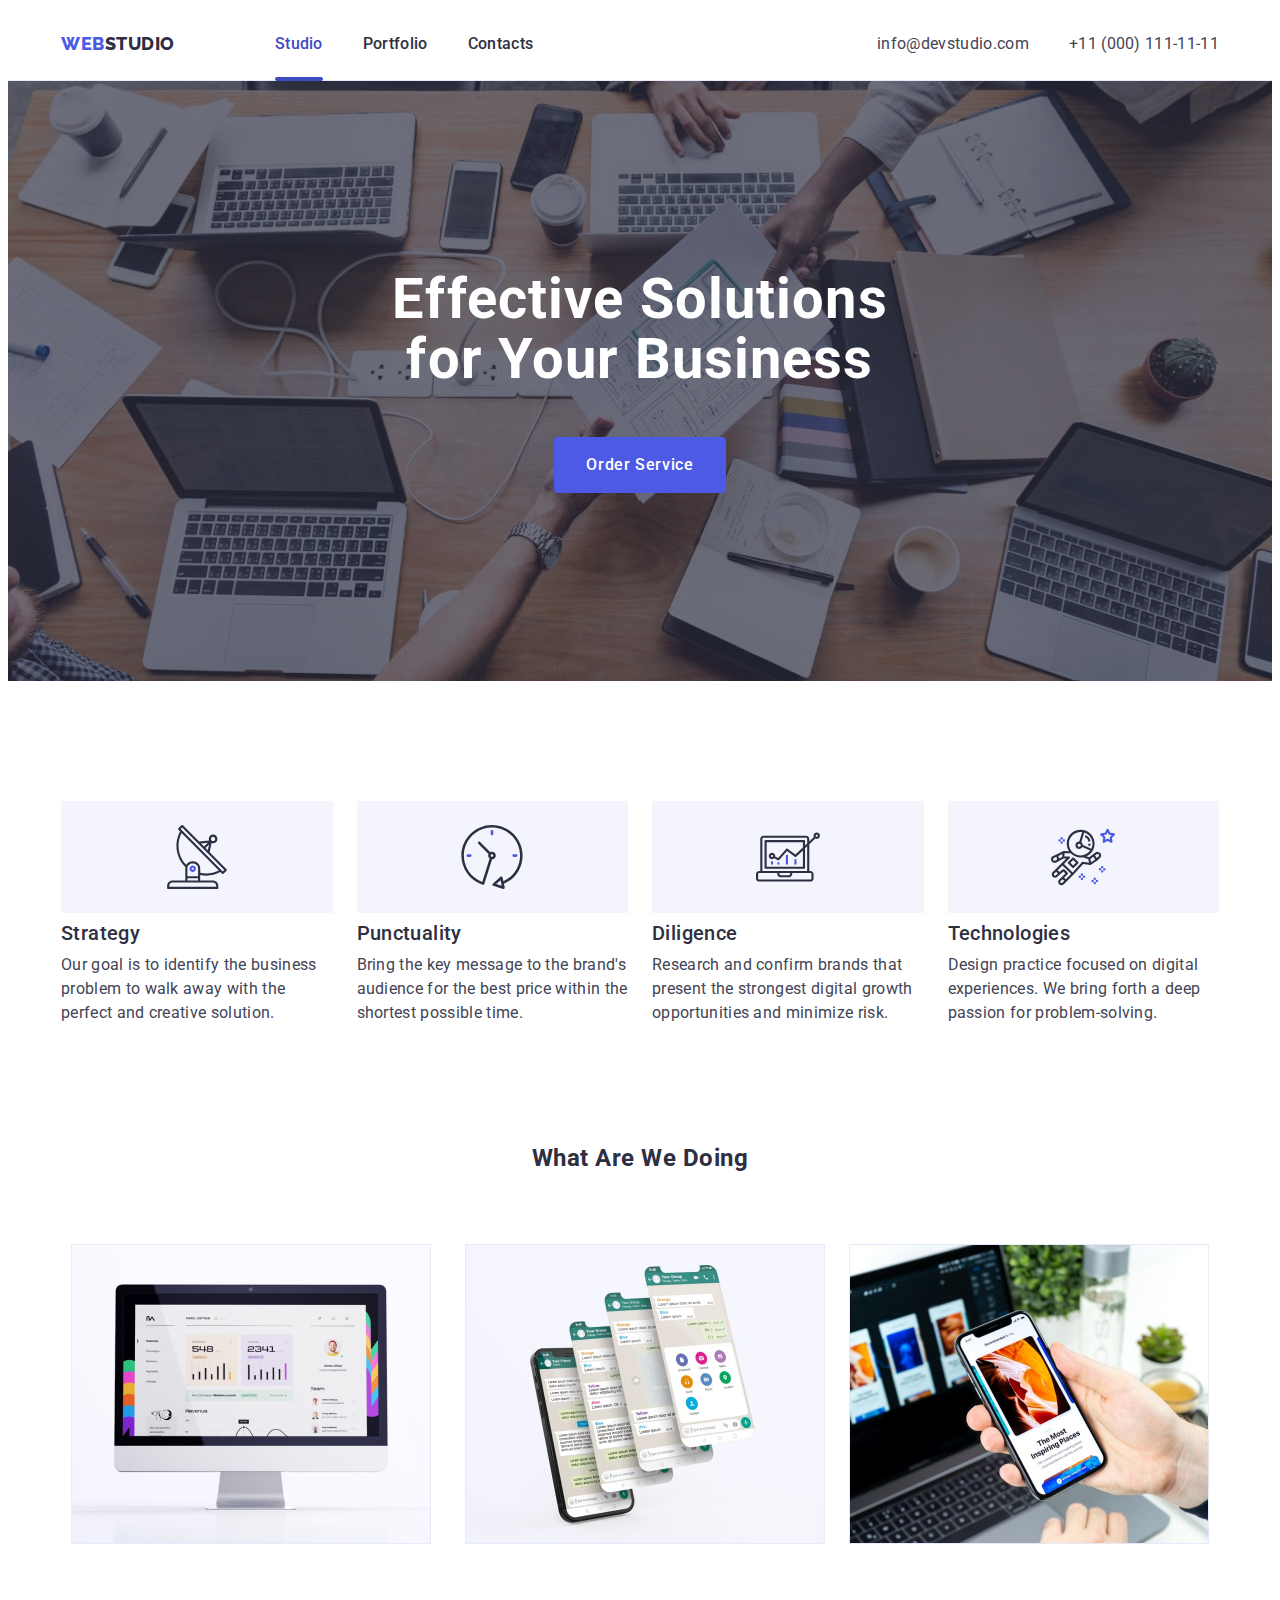
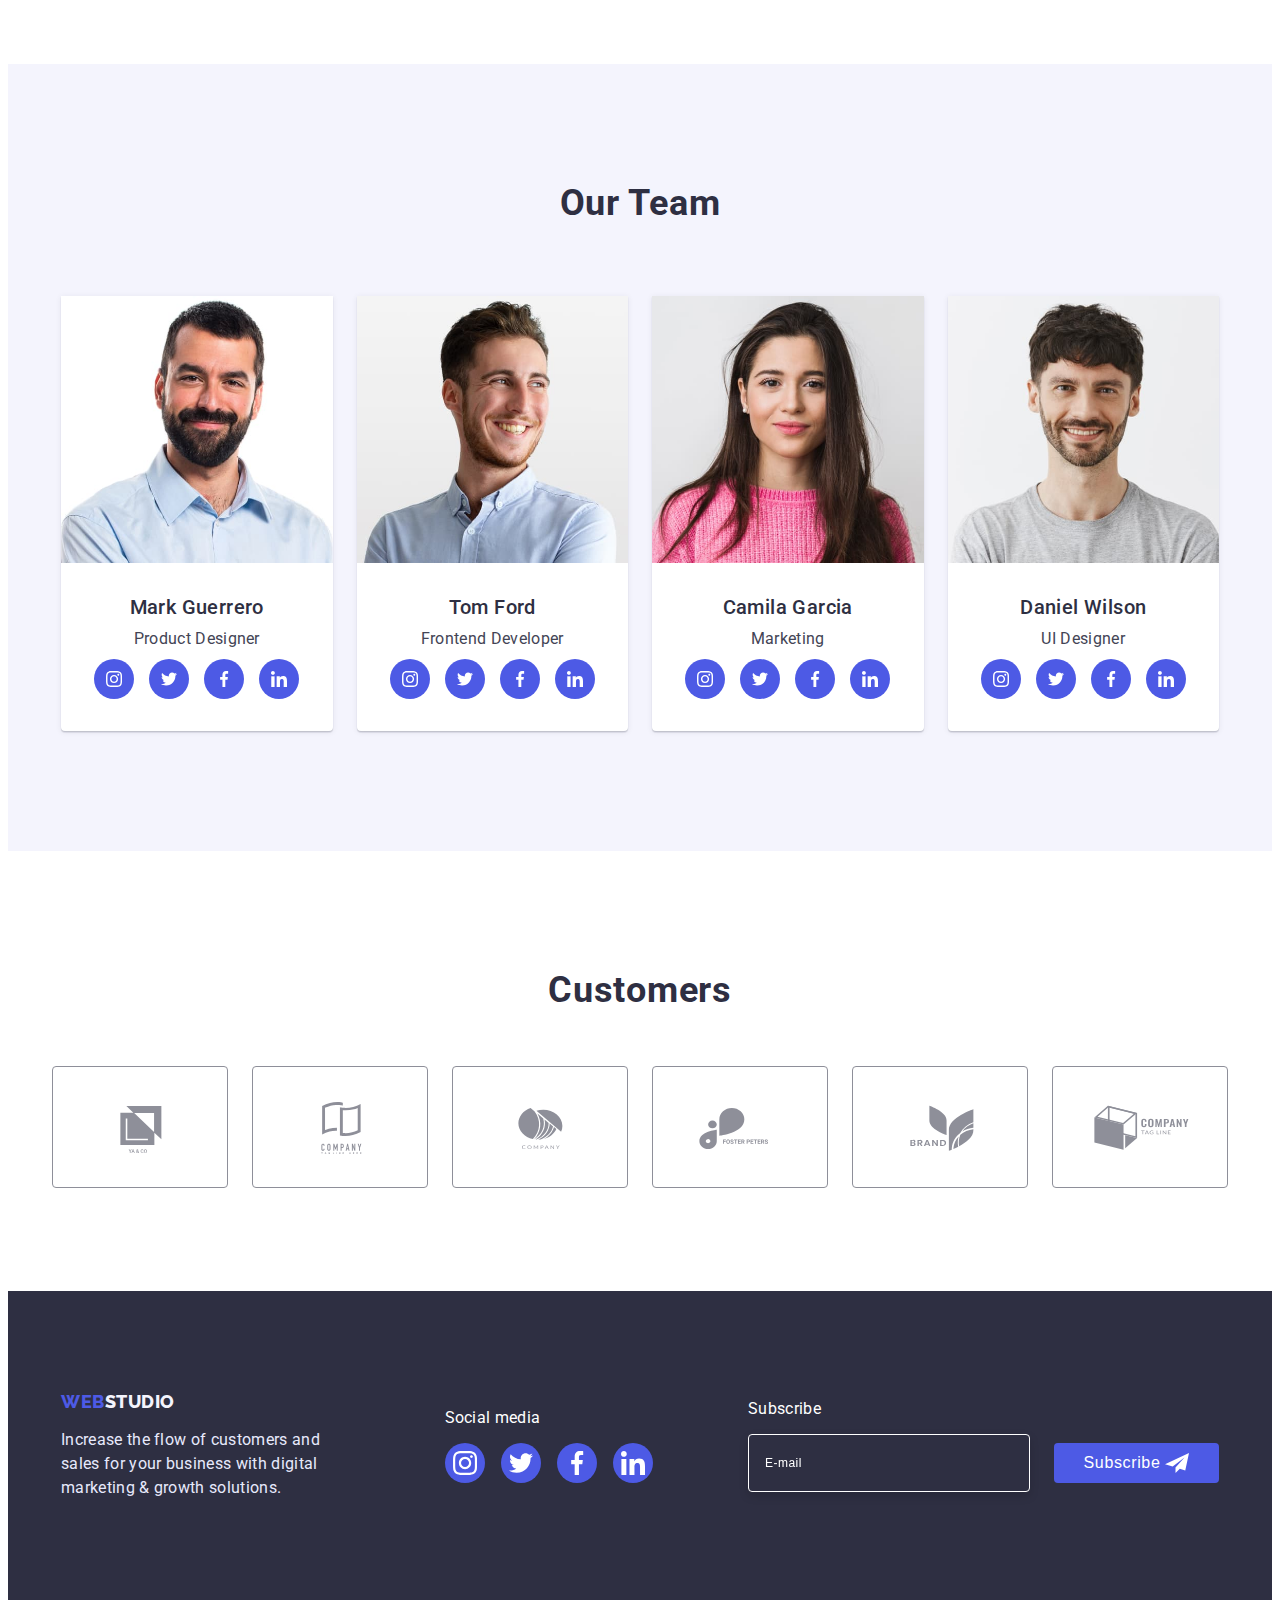
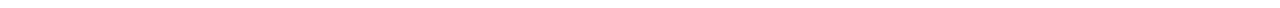
<file: index.html>
<!DOCTYPE html>
<html lang="en">
  <head>
    <meta charset="UTF-8" />
    <meta http-equiv="X-UA-Compatible" content="IE=edge" />
    <meta name="viewport" content="width=device-width, initial-scale=1.0" />
    <title>WebStudio</title>
    <link rel="preconnect" href="https://fonts.googleapis.com" />
    <link rel="preconnect" href="https://fonts.gstatic.com" crossorigin />
    <link
      href="https://fonts.googleapis.com/css2?family=Raleway:wght@800&family=Roboto:wght@400;500;700&display=swap"
      rel="stylesheet"
    />
    <link
      rel="stylesheet"
      href="https://cdnjs.cloudflare.com/ajax/libs/modern-normalize/1.1.0/modern-normalize.min.css"
      integrity="sha512-wpPYUAdjBVSE4KJnH1VR1HeZfpl1ub8YT/NKx4PuQ5NmX2tKuGu6U/JRp5y+Y8XG2tV+wKQpNHVUX03MfMFn9Q=="
      crossorigin="anonymous"
      referrerpolicy="no-referrer"
    />
    <link rel="stylesheet" href="./css/styles.css" />
  </head>
  <body class="pages">
    <!-- шапка -->
    <header class="header">
      <div class="container header-container">
        <nav class="header-navigation">
          <div class="header-wrap">
            <a href="./index.html" class="logo link"
              >Web<span class="logo-studio">Studio</span></a
            >
            <button type="button" class="menu-open-button" data-menu-open>
              <svg width="32" height="22" class="menu-icon">
                <use href="./images/icons.svg#icon-menu-converted"></use>
              </svg>
            </button>
          </div>
          <ul class="header-list list">
            <li class="header-item">
              <a class="header-link link bottom-line box" href="./index.html"
                >Studio</a
              >
            </li>
            <li class="header-item">
              <a class="header-link link box" href="./portfolio.html"
                >Portfolio</a
              >
            </li>
            <li class="header-item">
              <a class="header-link link box" href="">Contacts</a>
            </li>
          </ul>
        </nav>
        <address class="address">
          <ul class="address-list list">
            <li class="address-item">
              <a class="address-link link box" href="mailto:info@devstudio.com"
                >info@devstudio.com</a
              >
            </li>
            <li class="address-item">
              <a class="address-link link box" href="tel:+110001111111"
                >+11 (000) 111-11-11</a
              >
            </li>
          </ul>
        </address>
      </div>
      <div class="mob-menu is-hidden" data-menu>
        <button type="button" class="mob-close-btn" data-menu-close>
          <svg width="8" height="8" class="menu-close-icon">
            <use href="./images/icons.svg#icon-close"></use>
          </svg>
        </button>
        <ul class="mob-list list">
          <li class="mob-item">
            <a href="./index.html" class="mob-link mob-color link">Studio</a>
          </li>
          <li class="mob-item">
            <a href="./portfolio.html" class="mob-link link">Portfolio</a>
          </li>
          <li class="mob-item">
            <a href="" class="mob-link link">Contacts</a>
          </li>
        </ul>

        <div class="">
          <address class="mob-address">
            <ul class="mob-address-list list">
              <li class="mob-address-item">
                <a href="tel:+110001111111" class="mob-link-tel link"
                  >+11 (000) 111-11-11</a
                >
              </li>
              <li class="mob-address-item">
                <a href="mailto:info@devstudio.com" class="mob-link-email link"
                  >info@devstudio.com</a
                >
              </li>
            </ul>
          </address>
          <ul class="mob-icon-list list">
            <li class="mob-social-iteam">
              <a href="" class="mob-social-link link box"
                ><svg width="24" height="24" class="mob-social-icon">
                  <use href="./images/icons.svg#icon-instagram"></use>
                </svg>
              </a>
            </li>
            <li class="mob-social-iteam">
              <a href="" class="mob-social-link link box">
                <svg width="24" height="24" class="mob-social-icon">
                  <use href="./images/icons.svg#icon-twitter"></use>
                </svg>
              </a>
            </li>
            <li class="mob-social-iteam">
              <a href="" class="mob-social-link link box"
                ><svg width="24" height="24" class="mob-social-icon">
                  <use href="./images/icons.svg#icon-facebook"></use>
                </svg>
              </a>
            </li>
            <li class="mob-social-iteam">
              <a href="" class="mob-social-link link box"
                ><svg width="24" height="24" class="mob-social-icon">
                  <use href="./images/icons.svg#icon-linkedin"></use>
                </svg>
              </a>
            </li>
          </ul>
        </div>
      </div>
    </header>
    <main>
      <!-- секція 1- hero -->
      <section class="hero">
        <div class="container hero-container">
          <h1 class="hero-title">Effective Solutions for Your Business</h1>
          <button type="button" class="hero-button box" data-modal-open>
            Order Service
          </button>
        </div>
      </section>
      <!-- секція 2  advantages-->
      <section class="section advantages">
        <h2 hidden class="advantages-title">Advantages</h2>
        <div class="container advantages-container">
          <ul class="advantages-list list">
            <li class="advantages-item">
              <div class="abvantages-wrapper">
                <svg width="64" height="64" class="adventages-icon">
                  <use href="./images/icons.svg#icon-antenna"></use>
                </svg>
              </div>
              <h3 class="advantages-list-title title">Strategy</h3>
              <p class="advantages-text text">
                Our goal is to identify the business problem to walk away with
                the perfect and creative solution.
              </p>
            </li>
            <li class="advantages-item">
              <div class="abvantages-wrapper">
                <svg width="64" height="64" class="adventages-icon">
                  <use href="./images/icons.svg#icon-clock"></use>
                </svg>
              </div>
              <h3 class="advantages-list-title title">Punctuality</h3>
              <p class="advantages-text text">
                Bring the key message to the brand's audience for the best price
                within the shortest possible time.
              </p>
            </li>
            <li class="advantages-item">
              <div class="abvantages-wrapper">
                <svg width="64" height="64" class="adventages-icon">
                  <use href="./images/icons.svg#icon-diagram"></use>
                </svg>
              </div>
              <h3 class="advantages-list-title title">Diligence</h3>
              <p class="advantages-text text">
                Research and confirm brands that present the strongest digital
                growth opportunities and minimize risk.
              </p>
            </li>
            <li class="advantages-item">
              <div class="abvantages-wrapper">
                <svg width="64" height="64" class="adventages-icon">
                  <use href="./images/icons.svg#icon-astronaut"></use>
                </svg>
              </div>
              <h3 class="advantages-list-title title">Technologies</h3>
              <p class="advantages-text text">
                Design practice focused on digital experiences. We bring forth a
                deep passion for problem-solving.
              </p>
            </li>
          </ul>
        </div>
      </section>

      <!-- секція 3 examples -->
      <section class="section examples">
        <div class="container">
          <h2 class="examples-title">What are we doing</h2>
          <ul class="examples-list list">
            <li class="examples-item">
              <img
                src="./images/img-1.jpg"
                srcset="./images/img-1-2x.jpg"
                alt="computer"
                width="360"
              />
            </li>
            <li>
              <img
                src="./images/img-2.jpg"
                srcset="./images/img-2-2x.jpg"
                alt="mobile phone"
                width="360"
              />
            </li>
            <li>
              <img
                src="./images/img-3.jpg"
                srcset="./images/img-3-2x.jpg"
                alt="mobile phone on hand"
                width="360"
              />
            </li>
          </ul>
        </div>
      </section>
      <!-- секція 4 team-->
      <section class="section team">
        <div class="container">
          <h2 class="team-title">Our Team</h2>
          <ul class="team-list list">
            <li class="team-item">
              <img
                src="./images/img-4.jpg"
                srcset="./images/img-4-2x.jpg"
                alt="photo"
                class="team-img"
                width="264"
              />
              <div class="team-wrap">
                <h3 class="team-list-title title">Mark Guerrero</h3>
                <p class="team-text text">Product Designer</p>
                <ul class="team-social-list list">
                  <li class="team-social-iteam">
                    <a href="" class="team-social-link link box"
                      ><svg width="16" height="16" class="team-social-icon">
                        <use href="./images/icons.svg#icon-instagram"></use>
                      </svg>
                    </a>
                  </li>
                  <li class="team-social-iteam">
                    <a href="" class="team-social-link link box">
                      <svg width="16" height="16" class="team-social-icon">
                        <use href="./images/icons.svg#icon-twitter"></use>
                      </svg>
                    </a>
                  </li>
                  <li class="team-social-iteam">
                    <a href="" class="team-social-link link box"
                      ><svg width="16" height="16" class="team-social-icon">
                        <use href="./images/icons.svg#icon-facebook"></use>
                      </svg>
                    </a>
                  </li>
                  <li class="team-social-iteam">
                    <a href="" class="team-social-link link box"
                      ><svg width="16" height="16" class="team-social-icon">
                        <use href="./images/icons.svg#icon-linkedin"></use>
                      </svg>
                    </a>
                  </li>
                </ul>
              </div>
            </li>
            <li class="team-item">
              <img
                src="./images/img-5.jpg"
                srcset="./images/img-5-2x.jpg"
                alt="photo"
                class="team-img"
                width="264"
              />
              <div class="team-wrap">
                <h3 class="team-list-title title">Tom Ford</h3>
                <p class="team-text text">Frontend Developer</p>
                <ul class="team-social-list list">
                  <li class="team-social-iteam">
                    <a href="" class="team-social-link link box"
                      ><svg width="16" height="16" class="team-social-icon">
                        <use href="./images/icons.svg#icon-instagram"></use>
                      </svg>
                    </a>
                  </li>
                  <li class="team-social-iteam">
                    <a href="" class="team-social-link link box">
                      <svg width="16" height="16" class="team-social-icon">
                        <use href="./images/icons.svg#icon-twitter"></use>
                      </svg>
                    </a>
                  </li>
                  <li class="team-social-iteam">
                    <a href="" class="team-social-link link box"
                      ><svg width="16" height="16" class="team-social-icon">
                        <use href="./images/icons.svg#icon-facebook"></use>
                      </svg>
                    </a>
                  </li>
                  <li class="team-social-iteam">
                    <a href="" class="team-social-link link box"
                      ><svg width="16" height="16" class="team-social-icon">
                        <use href="./images/icons.svg#icon-linkedin"></use>
                      </svg>
                    </a>
                  </li>
                </ul>
              </div>
            </li>
            <li class="team-item">
              <img
                src="./images/img-6.jpg"
                srcset="./images/img-6-2x.jpg"
                alt="photo"
                class="team-img"
                width="264"
              />
              <div class="team-wrap">
                <h3 class="team-list-title title">Camila Garcia</h3>
                <p class="team-text text">Marketing</p>
                <ul class="team-social-list list">
                  <li class="team-social-iteam">
                    <a href="" class="team-social-link link box"
                      ><svg width="16" height="16" class="team-social-icon">
                        <use href="./images/icons.svg#icon-instagram"></use>
                      </svg>
                    </a>
                  </li>
                  <li class="team-social-iteam">
                    <a href="" class="team-social-link link box">
                      <svg width="16" height="16" class="team-social-icon">
                        <use href="./images/icons.svg#icon-twitter"></use>
                      </svg>
                    </a>
                  </li>
                  <li class="team-social-iteam">
                    <a href="" class="team-social-link link box"
                      ><svg width="16" height="16" class="team-social-icon">
                        <use href="./images/icons.svg#icon-facebook"></use>
                      </svg>
                    </a>
                  </li>
                  <li class="team-social-iteam">
                    <a href="" class="team-social-link link box"
                      ><svg width="16" height="16" class="team-social-icon">
                        <use href="./images/icons.svg#icon-linkedin"></use>
                      </svg>
                    </a>
                  </li>
                </ul>
              </div>
            </li>
            <li class="team-item">
              <img
                src="./images/img-7.jpg"
                srcset="./images/img-7-2x.jpg"
                alt="photo"
                class="team-img"
                width="264"
              />
              <div class="team-wrap">
                <h3 class="team-list-title title">Daniel Wilson</h3>
                <p class="team-text text">UI Designer</p>
                <ul class="team-social-list list">
                  <li class="team-social-iteam">
                    <a href="" class="team-social-link link box"
                      ><svg width="16" height="16" class="team-social-icon">
                        <use href="./images/icons.svg#icon-instagram"></use>
                      </svg>
                    </a>
                  </li>
                  <li class="team-social-iteam">
                    <a href="" class="team-social-link link box">
                      <svg width="16" height="16" class="team-social-icon">
                        <use href="./images/icons.svg#icon-twitter"></use>
                      </svg>
                    </a>
                  </li>
                  <li class="team-social-iteam">
                    <a href="" class="team-social-link link box"
                      ><svg width="16" height="16" class="team-social-icon">
                        <use href="./images/icons.svg#icon-facebook"></use>
                      </svg>
                    </a>
                  </li>
                  <li class="team-social-iteam">
                    <a href="" class="team-social-link link box"
                      ><svg width="16" height="16" class="team-social-icon">
                        <use href="./images/icons.svg#icon-linkedin"></use>
                      </svg>
                    </a>
                  </li>
                </ul>
              </div>
            </li>
          </ul>
        </div>
      </section>
      <!-- секція 5 -customers -->
      <section class="section customers">
        <div class="container">
          <h2 class="customers-title">Customers</h2>
          <ul class="customers-list list">
            <li class="customers-item">
              <a class="link-icon box" href="">
                <svg width="85" height="45" class="customers-icon">
                  <use href="./images/icons.svg#icon-logo-customers-1"></use>
                </svg>
              </a>
            </li>
            <li class="customers-item">
              <a class="link-icon" href="">
                <svg width="85" height="45" class="customers-icon box">
                  <use href="./images/icons.svg#icon-logo-customers-2"></use>
                </svg>
              </a>
            </li>
            <li class="customers-item">
              <a class="link-icon" href="">
                <svg width="85" height="45" class="customers-icon box">
                  <use href="./images/icons.svg#icon-logo-customers-3"></use>
                </svg>
              </a>
            </li>
            <li class="customers-item">
              <a class="link-icon" href="">
                <svg width="85" height="45" class="customers-icon box">
                  <use href="./images/icons.svg#icon-logo-customers-4"></use>
                </svg>
              </a>
            </li>
            <li class="customers-item">
              <a class="link-icon" href="">
                <svg width="85" height="45" class="customers-icon box">
                  <use href="./images/icons.svg#icon-logo-customers-5"></use>
                </svg>
              </a>
            </li>
            <li class="customers-item">
              <a class="link-icon" href="">
                <svg width="85" height="45" class="customers-icon box">
                  <use href="./images/icons.svg#icon-logo-customers-6"></use>
                </svg>
              </a>
            </li>
          </ul>
        </div>
      </section>
    </main>
    <!-- підвал -->
    <footer class="section footer">
      <div class="container">
        <div class="footer-wrap-mob">
          <a href="./index.html" class="logo-footer link"
            >Web<span class="logo-footer-studio">Studio</span></a
          >
          <p class="footer-text text">
            Increase the flow of customers and sales for your business with
            digital marketing & growth solutions.
          </p>
        </div>
        <div class="footer-container">
          <p class="footer-text-icon">Social media</p>
          <ul class="footer-social-list list">
            <li class="footer-social-iteam">
              <a href="" class="footer-social-link link box"
                ><svg width="24" height="24" class="footer-social-icon">
                  <use href="./images/icons.svg#icon-instagram"></use>
                </svg>
              </a>
            </li>
            <li class="footer-social-iteam">
              <a href="" class="footer-social-link link box">
                <svg width="24" height="24" class="footer-social-icon">
                  <use href="./images/icons.svg#icon-twitter"></use>
                </svg>
              </a>
            </li>
            <li class="footer-social-iteam">
              <a href="" class="footer-social-link link box"
                ><svg width="24" height="24" class="footer-social-icon">
                  <use href="./images/icons.svg#icon-facebook"></use>
                </svg>
              </a>
            </li>
            <li class="footer-social-iteam">
              <a href="" class="footer-social-link link box"
                ><svg width="24" height="24" class="footer-social-icon">
                  <use href="./images/icons.svg#icon-linkedin"></use>
                </svg>
              </a>
            </li>
          </ul>
        </div>
        <div class="form-wrap">
          <p class="footer-text-icon">Subscribe</p>
          <form class="footer-form">
            <label aria-label="footer-email">
              <input
                type="email"
                name="email"
                class="footer-intup"
                placeholder="E-mail"
              />
            </label>
            <button class="footer-button box" type="submit">
              Subscribe
              <span>
                <svg width="24" height="24" class="">
                  <use href="./images/icons.svg#icon-frame-telegram"></use>
                </svg>
              </span>
            </button>
          </form>
        </div>
      </div>
    </footer>
    <div class="backdrop is-hidden" data-modal>
      <div class="modal">
        <button type="button" class="modal-close" data-modal-close>
          <svg width="8px" height="8px" class="modal-icon">
            <use href="./images/icons.svg#icon-close"></use>
          </svg>
        </button>
        <p class="modal-title">Leave your contacts and we will call you back</p>
        <form class="modal-form">
          <label class="modal-label box">
            <span class="modal-span">Name</span
            ><span class="modal-wrap">
              <input
                type="text"
                name="user-name"
                class="modal-input"
                required
              />
              <svg width="13" height="13" class="modal-icon-svg">
                <use href="./images/icons.svg#icon-modal-1"></use>
              </svg>
            </span>
          </label>
          <label class="modal-label box">
            <span class="modal-span">Phone</span
            ><span class="modal-wrap">
              <input
                type="tel"
                name="user-phone"
                class="modal-input"
                required
              />
              <svg width="18" height="24" class="modal-icon-svg">
                <use href="./images/icons.svg#icon-modal-2"></use>
              </svg>
            </span>
          </label>
          <label class="modal-label box">
            <span class="modal-span">Email</span
            ><span class="modal-wrap box">
              <input type="email" name="user-email" class="modal-input" />
              <svg width="18" height="24" class="modal-icon-svg">
                <use href="./images/icons.svg#icon-modal-3"></use>
              </svg>
            </span>
          </label>
          <label class="modal-label box">
            <span class="modal-span">Comment</span>
            <textarea
              name="Comment"
              class="modal-textarea"
              placeholder="Text input"
            ></textarea>
          </label>
          <div class="modal-wrap">
            <input
              class="input-check visually-hidden"
              id="privicy"
              name="privicy"
              type="checkbox"
              value="true"
            />
            <label for="privicy" class="label-choice box"
              ><span class="check-text">
                <svg width="10" height="8" class="icon-chekbox">
                  <use href="./images/icons.svg#icon-chekbox"></use>
                </svg>
              </span>
              <span
                >I accept the terms and conditions of the
                <a href="" class="privacy-link">Privacy Policy</a>
              </span>
            </label>
          </div>
          <button type="submit" class="modal-button box">Send</button>
        </form>
      </div>
    </div>
    <script src="./js/modal.js" type="module"></script>
    <script src="./js/mobile-menu.js" type="module"></script>
  </body>
</html>
</file>
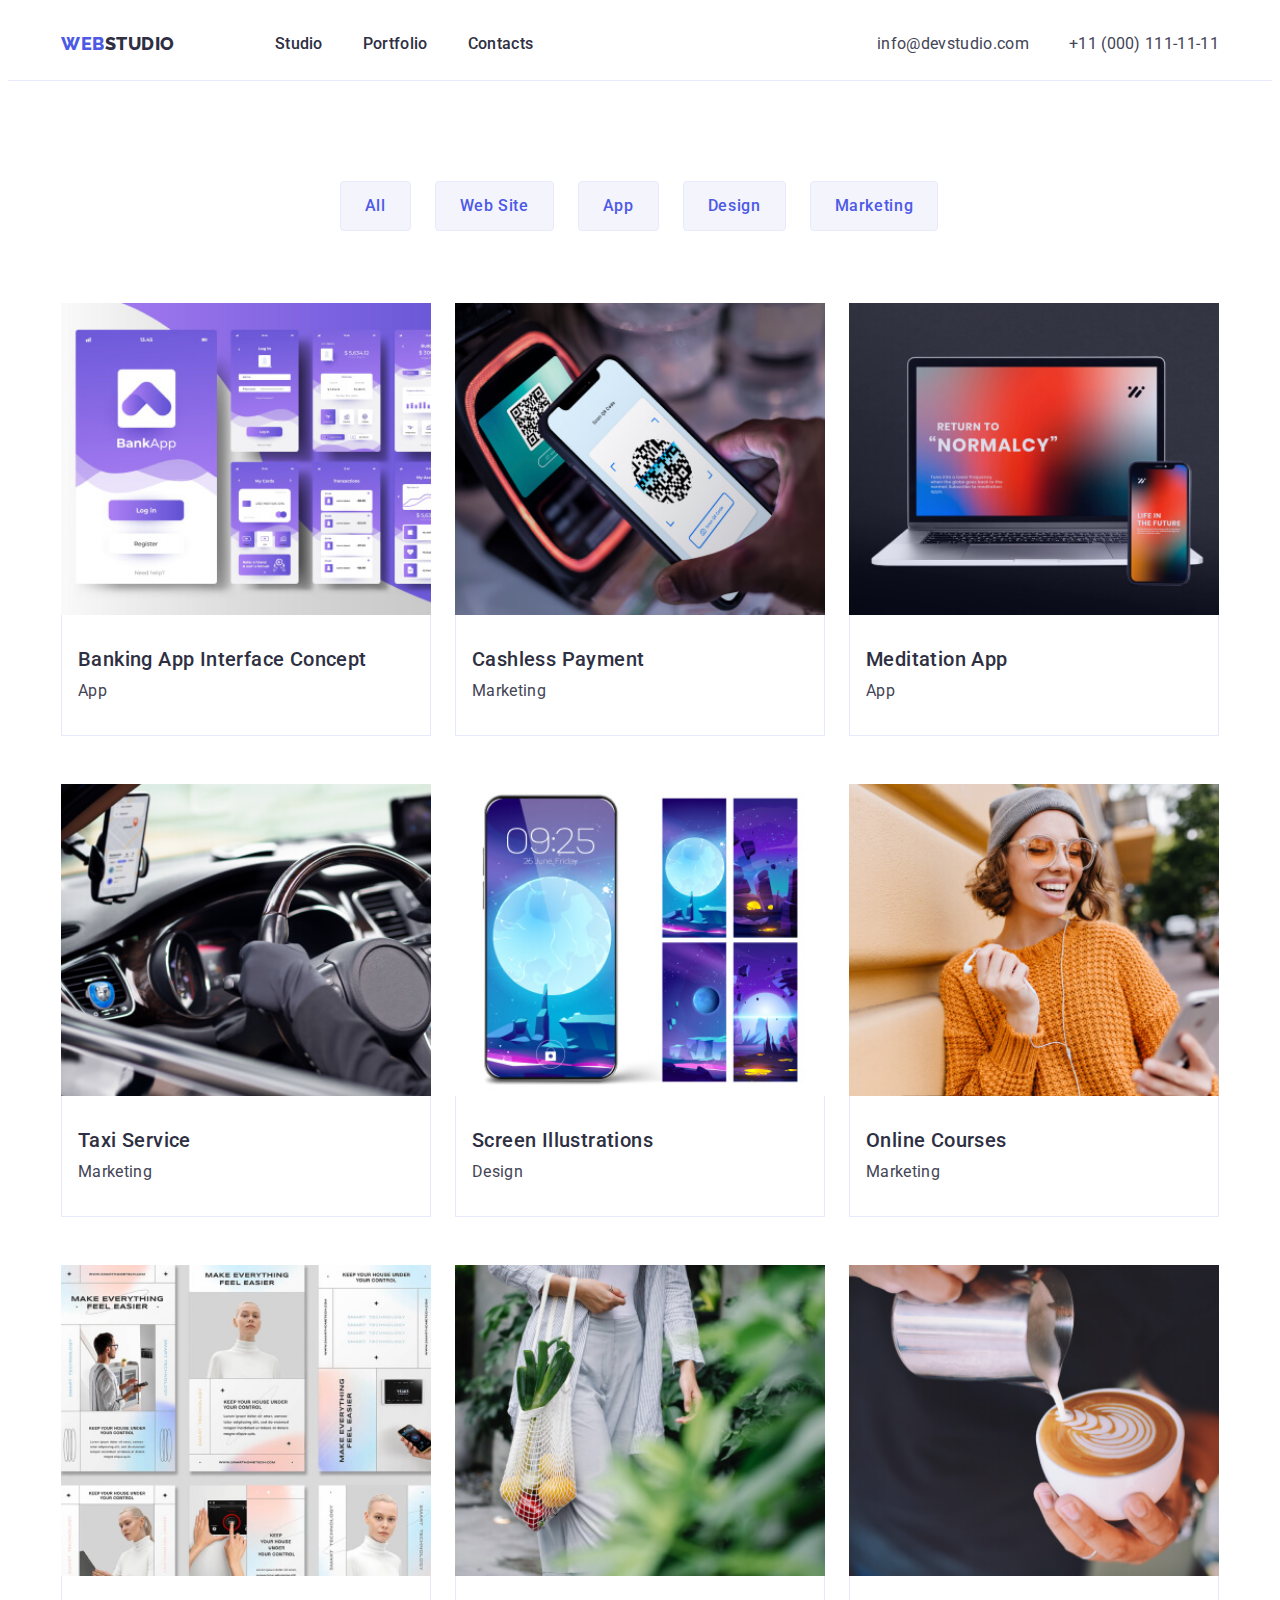
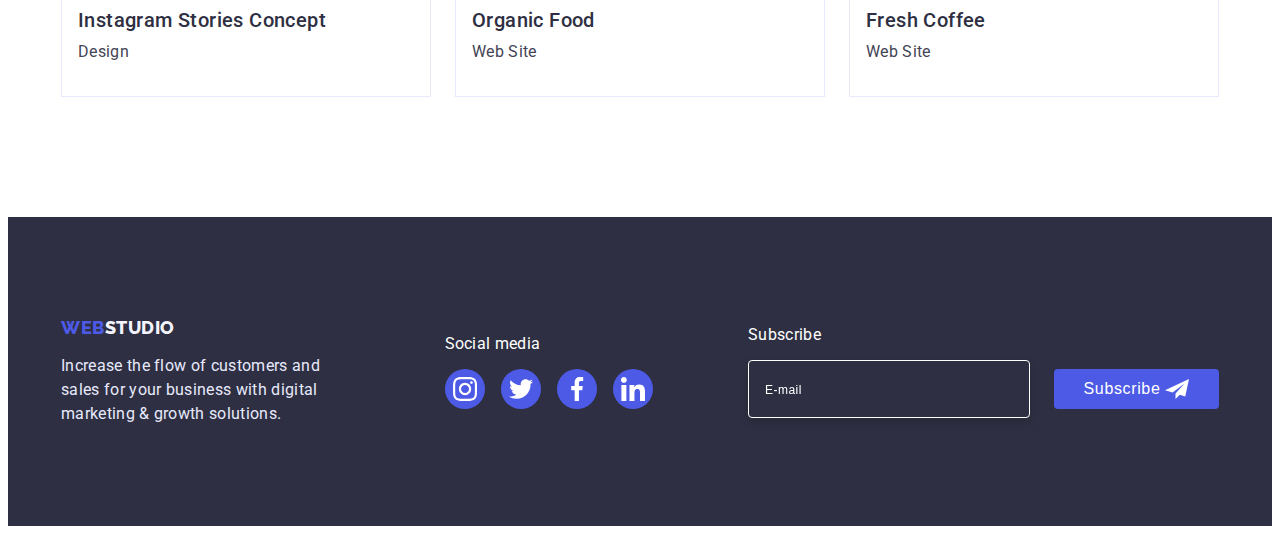
<file: portfolio.html>
<!DOCTYPE html>
<html lang="en">
  <head>
    <meta charset="UTF-8" />
    <meta http-equiv="X-UA-Compatible" content="IE=edge" />
    <meta name="viewport" content="width=device-width, initial-scale=1.0" />
    <title>Portfolio</title>
    <link rel="preconnect" href="https://fonts.googleapis.com" />
    <link rel="preconnect" href="https://fonts.gstatic.com" crossorigin />
    <link
      href="https://fonts.googleapis.com/css2?family=Raleway:wght@800&family=Roboto:wght@400;500;700&display=swap"
      rel="stylesheet"
    />
    <link
      rel="stylesheet"
      href="https://cdnjs.cloudflare.com/ajax/libs/modern-normalize/1.1.0/modern-normalize.min.css"
      integrity="sha512-wpPYUAdjBVSE4KJnH1VR1HeZfpl1ub8YT/NKx4PuQ5NmX2tKuGu6U/JRp5y+Y8XG2tV+wKQpNHVUX03MfMFn9Q=="
      crossorigin="anonymous"
      referrerpolicy="no-referrer"
    />
    <link rel="stylesheet" href="./css/styles.css" />
  </head>
  <body>
    <!-- шапка -->
    <header class="header">
      <div class="container header-container">
        <nav class="header-navigation">
          <div class="header-wrap">
            <a href="./index.html" class="logo link"
              >Web<span class="logo-studio">Studio</span></a
            >
            <button type="button" class="menu-open-button" data-menu-open>
              <svg width="32" height="22" class="menu-icon">
                <use href="./images/icons.svg#icon-menu-converted"></use>
              </svg>
            </button>
          </div>
          <ul class="header-list list">
            <li class="header-item">
              <a class="header-link link box" href="./index.html">Studio</a>
            </li>
            <li class="header-item">
              <a class="header-link link box" href="./portfolio.html"
                >Portfolio</a
              >
            </li>
            <li class="header-item">
              <a class="header-link link box" href="">Contacts</a>
            </li>
          </ul>
        </nav>
        <address class="address">
          <ul class="address-list list">
            <li class="address-item">
              <a class="address-link link box" href="mailto:info@devstudio.com"
                >info@devstudio.com</a
              >
            </li>
            <li class="address-item">
              <a class="address-link link box" href="tel:+110001111111"
                >+11 (000) 111-11-11</a
              >
            </li>
          </ul>
        </address>
      </div>
      <div class="mob-menu is-hidden" data-menu>
        <button type="button" class="mob-close-btn" data-menu-close>
          <svg width="8" height="8" class="menu-close-icon">
            <use href="./images/icons.svg#icon-close"></use>
          </svg>
        </button>
        <ul class="mob-list list">
          <li class="mob-item">
            <a href="./index.html" class="mob-link link">Studio</a>
          </li>
          <li class="mob-item">
            <a href="./portfolio.html" class="mob-link mob-color link"
              >Portfolio</a
            >
          </li>
          <li class="mob-item">
            <a href="" class="mob-link link">Contacts</a>
          </li>
        </ul>

        <div class="">
          <address class="mob-address">
            <ul class="mob-address-list list">
              <li class="mob-address-item">
                <a href="tel:+110001111111" class="mob-link-tel link"
                  >+11 (000) 111-11-11</a
                >
              </li>
              <li class="mob-address-item">
                <a href="mailto:info@devstudio.com" class="mob-link-email link"
                  >info@devstudio.com</a
                >
              </li>
            </ul>
          </address>
          <ul class="mob-icon-list list">
            <li class="mob-social-iteam">
              <a href="" class="mob-social-link link box"
                ><svg width="24" height="24" class="mob-social-icon">
                  <use href="./images/icons.svg#icon-instagram"></use>
                </svg>
              </a>
            </li>
            <li class="mob-social-iteam">
              <a href="" class="mob-social-link link box">
                <svg width="24" height="24" class="mob-social-icon">
                  <use href="./images/icons.svg#icon-twitter"></use>
                </svg>
              </a>
            </li>
            <li class="mob-social-iteam">
              <a href="" class="mob-social-link link box"
                ><svg width="24" height="24" class="mob-social-icon">
                  <use href="./images/icons.svg#icon-facebook"></use>
                </svg>
              </a>
            </li>
            <li class="mob-social-iteam">
              <a href="" class="mob-social-link link box"
                ><svg width="24" height="24" class="mob-social-icon">
                  <use href="./images/icons.svg#icon-linkedin"></use>
                </svg>
              </a>
            </li>
          </ul>
        </div>
      </div>
    </header>
    <main>
      <!-- main-->
      <section class="portfolio">
        <div class="container">
          <h1 class="portfolio-primary-title" hidden>Portfolio</h1>
          <ul class="portfolio-list list">
            <li class="portfolio-item">
              <button type="button" class="portfolio-button box">All</button>
            </li>
            <li class="portfolio-item">
              <button type="button" class="portfolio-button box">
                Web Site
              </button>
            </li>
            <li class="portfolio-item">
              <button type="button" class="portfolio-button box">App</button>
            </li>
            <li class="portfolio-item">
              <button type="button" class="portfolio-button box">Design</button>
            </li>
            <li class="portfolio-item">
              <button type="button" class="portfolio-button box">
                Marketing
              </button>
            </li>
          </ul>
        </div>
        <div class="container work-container">
          <ul class="work-list list">
            <li class="work-item">
              <a href="" class="work-link link">
                <div class="overlay">
                  <picture>
                    <source
                      srcset="
                        ./images/img-mob-p1.jpg    1x,
                        ./images/img-mob-p1-2x.jpg 2x
                      "
                      media="(max-width: 767px)"
                    />
                    <source
                      srcset="
                        ./images/img-tab-p1.jpg    1x,
                        ./images/img-tab-p1-2x.jpg 2x
                      "
                      media="(min-width: 768px)"
                    />
                    <source
                      srcset="
                        ./images/img-desk-p1.jpg    1x,
                        ./images/img-desk-p1-2x.jpg 2x
                      "
                      media="(min-width: 1158px)"
                    />
                    <img
                      width="360"
                      height="300"
                      src="./images/img-mob-p1.jpg"
                      alt="bank app"
                    />
                  </picture>

                  <p class="overlay-text">
                    14 Stylish and User-Friendly App Design Concepts · Task
                    Manager App · Calorie Tracker App · Exotic Fruit Ecommerce
                    App · Cloud Storage App
                  </p>
                </div>
                <div class="work-wrap">
                  <h2 class="work-title title">
                    Banking App Interface Concept
                  </h2>
                  <p class="work-text text">App</p>
                </div>
              </a>
            </li>
            <li class="work-item">
              <a href="" class="work-link link">
                <div class="overlay">
                  <picture>
                    <source
                      srcset="
                        ./images/img-mob-p2.jpg    1x,
                        ./images/img-mob-p2-2x.jpg 2x
                      "
                      media="(max-width: 767px)"
                    />
                    <source
                      srcset="
                        ./images/img-tab-p2.jpg    1x,
                        ./images/img-tab-p2-2x.jpg 2x
                      "
                      media="(min-width: 768px)"
                    />
                    <source
                      srcset="
                        ./images/img-desk-p2.jpg    1x,
                        ./images/img-desk-p2-2x.jpg 2x
                      "
                      media="(min-width: 1158px)"
                    />
                    <img
                      width="360"
                      height="300"
                      src="./images/img-mob-p2.jpg"
                      alt="bank app"
                    />
                  </picture>
                  <p class="overlay-text">
                    14 Stylish and User-Friendly App Design Concepts · Task
                    Manager App · Calorie Tracker App · Exotic Fruit Ecommerce
                    App · Cloud Storage App
                  </p>
                </div>
                <div class="work-wrap">
                  <h2 class="work-title title">Cashless Payment</h2>
                  <p class="work-text text">Marketing</p>
                </div>
              </a>
            </li>
            <li class="work-item">
              <a href="" class="work-link link">
                <div class="overlay">
                  <picture>
                    <source
                      srcset="
                        ./images/img-mob-p3.jpg    1x,
                        ./images/img-mob-p3-2x.jpg 2x
                      "
                      media="(max-width: 767px)"
                    />
                    <source
                      srcset="
                        ./images/img-tab-p3.jpg    1x,
                        ./images/img-tab-p3-2x.jpg 2x
                      "
                      media="(min-width: 768px)"
                    />
                    <source
                      srcset="
                        ./images/img-desk-p3.jpg    1x,
                        ./images/img-desk-p3-2x.jpg 2x
                      "
                      media="(min-width: 1158px)"
                    />
                    <img
                      width="360"
                      height="300"
                      src="./images/img-mob-p3.jpg"
                      alt="bank app"
                    />
                  </picture>
                  <p class="overlay-text">
                    14 Stylish and User-Friendly App Design Concepts · Task
                    Manager App · Calorie Tracker App · Exotic Fruit Ecommerce
                    App · Cloud Storage App
                  </p>
                </div>
                <div class="work-wrap">
                  <h2 class="work-title title">Meditation App</h2>
                  <p class="work-text text">App</p>
                </div>
              </a>
            </li>
            <li class="work-item">
              <a href="" class="work-link link">
                <div class="overlay">
                  <picture>
                    <source
                      srcset="
                        ./images/img-mob-p4.jpg    1x,
                        ./images/img-mob-p4-2x.jpg 2x
                      "
                      media="(max-width: 767px)"
                    />
                    <source
                      srcset="
                        ./images/img-tab-p4.jpg    1x,
                        ./images/img-tab-p4-2x.jpg 2x
                      "
                      media="(min-width: 768px)"
                    />
                    <source
                      srcset="
                        ./images/img-desk-p4.jpg    1x,
                        ./images/img-desk-p4-2x.jpg 2x
                      "
                      media="(min-width: 1158px)"
                    />
                    <img
                      width="360"
                      height="300"
                      src="./images/img-mob-p4.jpg"
                      alt="bank app"
                    />
                  </picture>
                  <p class="overlay-text">
                    14 Stylish and User-Friendly App Design Concepts · Task
                    Manager App · Calorie Tracker App · Exotic Fruit Ecommerce
                    App · Cloud Storage App
                  </p>
                </div>
                <div class="work-wrap">
                  <h2 class="work-title title">Taxi Service</h2>
                  <p class="work-text text">Marketing</p>
                </div>
              </a>
            </li>
            <li class="work-item">
              <a href="" class="work-link link">
                <div class="overlay">
                  <picture>
                    <source
                      srcset="
                        ./images/img-mob-p5.jpg    1x,
                        ./images/img-mob-p5-2x.jpg 2x
                      "
                      media="(max-width: 767px)"
                    />
                    <source
                      srcset="
                        ./images/img-tab-p5.jpg    1x,
                        ./images/img-tab-p5-2x.jpg 2x
                      "
                      media="(min-width: 768px)"
                    />
                    <source
                      srcset="
                        ./images/img-desk-p5.jpg    1x,
                        ./images/img-desk-p5-2x.jpg 2x
                      "
                      media="(min-width: 1158px)"
                    />
                    <img
                      width="360"
                      height="300"
                      src="./images/img-mob-p5.jpg"
                      alt="mobile phone"
                    />
                  </picture>
                  <p class="overlay-text">
                    14 Stylish and User-Friendly App Design Concepts · Task
                    Manager App · Calorie Tracker App · Exotic Fruit Ecommerce
                    App · Cloud Storage App
                  </p>
                </div>
                <div class="work-wrap">
                  <h2 class="work-title title">Screen Illustrations</h2>
                  <p class="work-text text">Design</p>
                </div>
              </a>
            </li>
            <li class="work-item">
              <a href="" class="work-link link">
                <div class="overlay">
                  <picture>
                    <source
                      srcset="
                        ./images/img-mob-p6.jpg    1x,
                        ./images/img-mob-p6-2x.jpg 2x
                      "
                      media="(max-width: 767px)"
                    />
                    <source
                      srcset="
                        ./images/img-tab-p6.jpg    1x,
                        ./images/img-tab-p6-2x.jpg 2x
                      "
                      media="(min-width: 768px)"
                    />
                    <source
                      srcset="
                        ./images/img-desk-p6.jpg    1x,
                        ./images/img-desk-p6-2x.jpg 2x
                      "
                      media="(min-width: 1158px)"
                    />
                    <img
                      width="360"
                      height="300"
                      src="./images/img-mob-p6.jpg"
                      alt="girl"
                    />
                  </picture>
                  <p class="overlay-text">
                    14 Stylish and User-Friendly App Design Concepts · Task
                    Manager App · Calorie Tracker App · Exotic Fruit Ecommerce
                    App · Cloud Storage App
                  </p>
                </div>
                <div class="work-wrap">
                  <h2 class="work-title title">Online Courses</h2>
                  <p class="work-text text">Marketing</p>
                </div>
              </a>
            </li>
            <li class="work-item">
              <a href="" class="work-link link">
                <div class="overlay">
                  <picture>
                    <source
                      srcset="
                        ./images/img-mob-p7.jpg    1x,
                        ./images/img-mob-p7-2x.jpg 2x
                      "
                      media="(max-width: 767px)"
                    />
                    <source
                      srcset="
                        ./images/img-tab-p7.jpg    1x,
                        ./images/img-tab-p7-2x.jpg 2x
                      "
                      media="(min-width: 768px)"
                    />
                    <source
                      srcset="
                        ./images/img-desk-p7.jpg    1x,
                        ./images/img-desk-p7-2x.jpg 2x
                      "
                      media="(min-width: 1158px)"
                    />
                    <img
                      width="360"
                      height="300"
                      src="./images/img-mob-p7.jpg"
                      alt="instagrame stories"
                    />
                  </picture>
                  <p class="overlay-text">
                    14 Stylish and User-Friendly App Design Concepts · Task
                    Manager App · Calorie Tracker App · Exotic Fruit Ecommerce
                    App · Cloud Storage App
                  </p>
                </div>
                <div class="work-wrap">
                  <h2 class="work-title title">Instagram Stories Concept</h2>
                  <p class="work-text text">Design</p>
                </div>
              </a>
            </li>
            <li class="work-item">
              <a href="" class="work-link link">
                <div class="overlay">
                  <picture>
                    <source
                      srcset="
                        ./images/img-mob-p8.jpg    1x,
                        ./images/img-mob-p8-2x.jpg 2x
                      "
                      media="(max-width: 767px)"
                    />
                    <source
                      srcset="
                        ./images/img-tab-p8.jpg    1x,
                        ./images/img-tab-p8-2x.jpg 2x
                      "
                      media="(min-width: 768px)"
                    />
                    <source
                      srcset="
                        ./images/img-desk-p8.jpg    1x,
                        ./images/img-desk-p8-2x.jpg 2x
                      "
                      media="(min-width: 1158px)"
                    />
                    <img
                      width="360"
                      height="300"
                      src="./images/img-mob-p8.jpg"
                      alt="food"
                    />
                  </picture>
                  <p class="overlay-text">
                    14 Stylish and User-Friendly App Design Concepts · Task
                    Manager App · Calorie Tracker App · Exotic Fruit Ecommerce
                    App · Cloud Storage App
                  </p>
                </div>
                <div class="work-wrap">
                  <h2 class="work-title title">Organic Food</h2>
                  <p class="work-text text">Web Site</p>
                </div>
              </a>
            </li>
            <li class="work-item">
              <a href="" class="work-link link">
                <div class="overlay">
                  <picture>
                    <source
                      srcset="
                        ./images/img-mob-p9.jpg    1x,
                        ./images/img-mob-p9-2x.jpg 2x
                      "
                      media="(max-width: 767px)"
                    />
                    <source
                      srcset="
                        ./images/img-tab-p9.jpg    1x,
                        ./images/img-tab-p9-2x.jpg 2x
                      "
                      media="(min-width: 768px)"
                    />
                    <source
                      srcset="
                        ./images/img-desk-p9.jpg    1x,
                        ./images/img-desk-p9-2x.jpg 2x
                      "
                      media="(min-width: 1158px)"
                    />
                    <img
                      width="360"
                      height="300"
                      src="./images/img-mob-p9.jpg"
                      alt="coffee"
                    />
                  </picture>
                  <p class="overlay-text">
                    14 Stylish and User-Friendly App Design Concepts · Task
                    Manager App · Calorie Tracker App · Exotic Fruit Ecommerce
                    App · Cloud Storage App
                  </p>
                </div>
                <div class="work-wrap">
                  <h2 class="work-title title">Fresh Coffee</h2>
                  <p class="work-text text">Web Site</p>
                </div>
              </a>
            </li>
          </ul>
        </div>
      </section>
    </main>
    <!-- футер -->
    <footer class="section footer">
      <div class="container">
        <div class="footer-wrap-mob">
          <a href="./index.html" class="logo-footer link"
            >Web<span class="logo-footer-studio">Studio</span></a
          >
          <p class="footer-text text">
            Increase the flow of customers and sales for your business with
            digital marketing & growth solutions.
          </p>
        </div>
        <div class="footer-container">
          <p class="footer-text-icon">Social media</p>
          <ul class="footer-social-list list">
            <li class="footer-social-iteam">
              <a href="" class="footer-social-link link box"
                ><svg width="24" height="24" class="footer-social-icon">
                  <use href="./images/icons.svg#icon-instagram"></use>
                </svg>
              </a>
            </li>
            <li class="footer-social-iteam">
              <a href="" class="footer-social-link link box">
                <svg width="24" height="24" class="footer-social-icon">
                  <use href="./images/icons.svg#icon-twitter"></use>
                </svg>
              </a>
            </li>
            <li class="footer-social-iteam">
              <a href="" class="footer-social-link link box"
                ><svg width="24" height="24" class="footer-social-icon">
                  <use href="./images/icons.svg#icon-facebook"></use>
                </svg>
              </a>
            </li>
            <li class="footer-social-iteam">
              <a href="" class="footer-social-link link box"
                ><svg width="24" height="24" class="footer-social-icon">
                  <use href="./images/icons.svg#icon-linkedin"></use>
                </svg>
              </a>
            </li>
          </ul>
        </div>
        <div class="form-wrap">
          <p class="footer-text-icon">Subscribe</p>
          <form class="footer-form">
            <label aria-label="footer-email">
              <input
                type="email"
                name="email"
                class="footer-intup"
                placeholder="E-mail"
              />
            </label>
            <button class="footer-button box" type="submit">
              Subscribe
              <span>
                <svg width="24" height="24" class="">
                  <use href="./images/icons.svg#icon-frame-telegram"></use>
                </svg>
              </span>
            </button>
          </form>
        </div>
      </div>
    </footer>
    <script src="./js/mobile-menu.js" type="module"></script>
  </body>
</html>
</file>
<file: css/styles.css>
:root {
  --primary-text-color: #434455;
  --title-text-color: #2e2f42;
  --footer-text-cololr: #e7e9fc;
  --focus-text-color: #4d5ae5;
  --primary-bg-color: #ffffff;
  --button-bg-cololr: #f4f4fd;
  --hover-focus-color: #404bbf;
  --bg-hero-color: rgba(46, 47, 66, 0.7), rgba(46, 47, 66, 0.7);
  --focus-icon-footer-color: #31d0aa;
  --icon-color: #8e8f99;
}
body {
  background-color: var(--primary-bg-color);
  color: var(--primary-text-color);
  font-family: Roboto, sans-serif;
  letter-spacing: 0.02em;
}

.list {
  margin: 0;
  padding: 0;
  list-style: none;
}
h1,
h2,
h3,
h4,
h5,
h6,
p {
  margin: 0;
  padding: 0;
}
img {
  display: block;
  height: auto;
  max-width: 100%;
  /* width: 100%; */
}
button {
  cursor: pointer;
}
.container {
  /* outline: 2px solid tomato; */
  width: 100%;
  margin: 0 auto;
  padding-left: 15px;
  padding-right: 15px;
}

.link {
  text-decoration: none;
}
.title {
  color: var(--title-text-color);
  font-weight: 500;
  font-size: 20px;
  line-height: 1.2;
  letter-spacing: 0.02em;
  margin-bottom: 8px;
}
.no-scroll {
  overflow: hidden;
}
.text {
  font-size: 16px;
  line-height: 1.5;
  letter-spacing: 0.02em;
}
.visually-hidden {
  position: absolute;
  width: 1px;
  height: 1px;
  margin: -1px;
  border: 0;
  padding: 0;

  white-space: nowrap;
  clip-path: inset(100%);
  clip: rect(0 0 0 0);
  overflow: hidden;
}
.is-hidden {
  opacity: 0;
  pointer-events: none;
}
.box {
  /* transition-property: transition-duration, transition-timing-function; */
  transition-duration: 250ms;
  transition-timing-function: cubic-bezier(0.4, 0, 0.2, 1);
}
/*======================================header=============================*/

.header {
  max-width: 100%;
  margin-left: auto;
  margin-right: auto;
  padding-top: 24px;
  padding-bottom: 24px;
  border-bottom: 1px solid #e7e9fc;
}
.header-list {
  display: none;
}
.address {
  display: none;
}
.header-wrap {
  display: flex;
  justify-content: center;
  align-items: center;
}
.menu-open-button {
  display: block;
  border: none;
  background-color: transparent;
}
.menu-icon {
}

.logo {
  color: var(--focus-text-color);
  font-family: "Raleway", sans-serif;
  font-weight: 800;
  font-size: 18px;
  line-height: 1.17;
  letter-spacing: 0.03em;
  text-decoration: none;
  text-transform: uppercase;
  margin-right: auto;
  /* margin-right: 76px; */
}
.logo-studio {
  color: var(--title-text-color);
}
/* mob-menu */
.mob-menu {
  display: flex;
  flex-direction: column;
  justify-content: space-between;
  position: fixed;
  top: 0;
  z-index: 2;
  width: 100vw;
  height: 100vh;
  padding: 80px 0 40px 40px;
  background-color: #ffffff;
}
.mob-close-btn {
  display: flex;
  justify-content: center;
  align-items: center;
  background-color: transparent;
  border: none;
  position: absolute;
  top: 32px;
  right: 32px;
  width: 24px;
  height: 24px;
  border-radius: 50%;
  background-color: #ffffff;
  box-shadow: 0px 1px 3px rgba(0, 0, 0, 0.12), 0px 1px 1px rgba(0, 0, 0, 0.14),
    0px 2px 1px rgba(0, 0, 0, 0.2);
  border: 1px solid rgba(0, 0, 0, 0.1);
}
.mob-list {
  display: flex;
  flex-direction: column;
  gap: 40px;
  margin-bottom: 50px;
}
.mob-item {
}
.mob-link {
  font-weight: 700;
  font-size: 30px;
  line-height: 1.11;
  letter-spacing: 0.02em;
  color: var(--title-text-color);
}
.mob-color {
  color: var(--hover-focus-color);
}

.mob-link:focus {
  color: var(--hover-focus-color);
}
.mob-address {
}
.mob-address-list {
}
.mob-address-item {
}
.mob-link-tel {
  display: block;
  font-weight: 700;
  font-size: 24px;
  line-height: 1.07;
  font-style: normal;
  letter-spacing: 0.02em;
  text-transform: capitalize;
  color: var(--focus-text-color);
  margin-bottom: 40px;
}
.mob-link-email {
  display: block;
  font-weight: 500;
  font-size: 20px;
  line-height: 1.2;

  letter-spacing: 0.02em;
  color: var(--primary-text-color);
  font-style: normal;
  margin-bottom: 48px;
}
.mob-icon-list {
  display: flex;
  align-items: center;
  gap: 24px;
}
.mob-social-iteam {
  width: 40px;
  height: 40px;
}
.mob-social-link {
  display: flex;
  align-items: center;
  justify-content: center;
  width: 100%;
  height: 100%;
  border-radius: 50%;
  background-color: var(--focus-text-color);
  fill: white;
}

.mob-social-icon {
}

/* ===========herro============= */
.hero {
  background-color: var(--title-text-color);
  background-image: linear-gradient(
      rgba(46, 47, 66, 0.7),
      rgba(46, 47, 66, 0.7)
    ),
    url(../images/bg-mob.jpg);
  background-repeat: no-repeat;
  background-size: cover;
  background-position: center;
  padding-top: 112px;
  padding-bottom: 112px;
  text-align: center;
  width: 100%;
  margin-left: auto;
  margin-right: auto;
}
@media (min-device-pixel-ratio: 2),
  (min-resolution: 192dpi),
  (min-resolution: 2dppx) {
  .hero {
    background-image: linear-gradient(
        rgba(46, 47, 66, 0.7),
        rgba(46, 47, 66, 0.7)
      ),
      url(../images/bg-mob-2x.jpg);
  }
}
.hero-container {
}
.hero-title {
  color: var(--primary-bg-color);

  font-size: 30px;
  line-height: 1.11;

  letter-spacing: 0.02em;

  max-width: 320px;
  text-align: center;
  margin: 0 auto;

  margin-bottom: 72px;
}
.hero-button {
  color: var(--primary-bg-color);
  background-color: var(--focus-text-color);
  font-family: "Roboto", sans-serif;
  font-weight: 500;
  font-size: 16px;
  line-height: 1.5;
  align-items: center;
  letter-spacing: 0.04em;
  cursor: pointer;
  padding: 16px 32px;
  min-width: 169px;

  display: inline-block;
  border-radius: 4px;
  border: none;
}
.hero-button:hover,
.hero-button:focus {
  background-color: var(--hover-focus-color);
}
/* =====================advantages========== */
.advantages {
  padding-top: 96px;
  padding-bottom: 96px;
}
.advantages-title {
}
.advantages-container {
}
.advantages-list {
  display: flex;
  flex-wrap: wrap;
  gap: 72px;
}

.advantages-item {
  width: 100%;
}
.abvantages-wrapper {
  display: none;
}
.adventages-icon {
}
.advantages-list-title {
  font-size: 36px;
  line-height: 1.11;
  text-align: center;
  letter-spacing: 0.02em;
}
.advantages-text {
}
/* ==============================examples=============== */
.examples {
  display: none;
}

/* ====================team===================== */
.team {
  background-color: var(--button-bg-cololr);

  padding-top: 96px;
  padding-bottom: 96px;
  /* max-width: 1440px; */
  width: 100%;
  margin-left: auto;
  margin-right: auto;
}
.container-team {
}
.team-title {
  color: var(--title-text-color);
  font-size: 36px;
  line-height: 1.11;
  letter-spacing: 0.02em;
  text-align: center;
  text-transform: capitalize;
  margin-bottom: 72px;
}
.team-list {
  display: flex;
  flex-wrap: wrap;
  justify-content: center;
  align-items: center;
  gap: 72px;
}
.team-item {
  background-color: var(--primary-bg-color);

  /* width: 100%; */

  box-shadow: 0px 1px 6px rgba(46, 47, 66, 0.08),
    0px 1px 1px rgba(46, 47, 66, 0.16), 0px 2px 1px rgba(46, 47, 66, 0.08);
  border-radius: 0px 0px 4px 4px;
}
.team-img {
  /* margin-bottom: 32px; */
}
.team-wrap {
  padding: 32px 0;
}
.team-list-title {
  text-align: center;
  margin-bottom: 8px;
}
.team-text {
  text-align: center;
  margin-bottom: 8px;
}
.team-social-list {
  display: flex;
  justify-content: center;
  gap: 15px;
}
.team-social-iteam {
  width: 40px;
  height: 40px;
}
.team-social-link {
  display: flex;
  align-items: center;
  justify-content: center;
  width: 100%;
  height: 100%;
  border-radius: 50%;
  background-color: var(--focus-text-color);
  fill: #ffffff;
}
.team-social-link:hover,
.team-social-link:focus {
  background-color: var(--hover-focus-color);
}
.team-social-icon {
  /* width: 16px;
  height: 16px; */
}
/* ======================customers=============== */
.customers {
  padding-top: 96px;
  padding-bottom: 96px;
}
.customers-title {
  color: var(--title-text-color);
  text-align: center;
  font-size: 36px;
  line-height: 1.11;
  letter-spacing: 0.02em;
  text-transform: capitalize;
  margin-bottom: 72px;
}
.customers-list {
  display: flex;
  flex-wrap: wrap;
  justify-content: center;
  align-items: center;
  gap: 72px 16px;
}

.customers-item {
  display: flex;
  justify-content: center;
  align-items: center;

  height: 88px;
  width: calc(100% / 2 - 16px);
}
.link-icon {
  display: flex;
  justify-content: center;
  align-items: center;
  width: 100%;
  height: 100%;
  padding: 16px 32px;
  fill: var(--icon-color);
  border: 1px solid #8e8f99;
  border-radius: 4px;
  border-color: var(--icon-color);
}

.link-icon:hover,
.link-icon:focus {
  border-color: var(--hover-focus-color);
}
.link-icon:hover,
.link-icon:focus {
  fill: var(--hover-focus-color);
}

/* ======================portfolio=============== */
.portfolio {
  padding-top: 48px;
  padding-bottom: 120px;
}
.portfolio-primary-title {
}

.portfolio-list {
  margin-bottom: 72px;
  display: flex;
  justify-content: start;
  flex-wrap: wrap;
  gap: 24px;
}
.portfolio-item {
}
.portfolio-button {
  font-family: "Roboto", sans-serif;
  font-weight: 500;
  font-size: 16px;
  line-height: 1.5;
  letter-spacing: 0.04em;
  color: var(--focus-text-color);
  background-color: var(--button-bg-cololr);
  cursor: pointer;
  padding: 12px 24px;

  border-radius: 4px;
  border: 1px solid #e7e9fc;
}
.portfolio-button:hover,
.portfolio-button:focus {
  color: var(--primary-bg-color);
  background-color: var(--hover-focus-color);
  box-shadow: 0px 3px 1px rgba(0, 0, 0, 0.1), 0px 2px 1px rgba(0, 0, 0, 0.08),
    0px 2px 2px rgba(0, 0, 0, 0.12);
  border-color: var(--hover-focus-color);
}
.work-list {
  display: flex;
  flex-wrap: wrap;
  /* gap: 48px 24px; */
  gap: 48px;
}
.work-item {
  /* width: calc((100% - 48px) / 3); */
  width: 100%;
}
.work-title {
  font-size: 18px;
}
.work-link img {
  width: 100%;
}
.overlay {
  position: relative;
  overflow: hidden;
}
.overlay-text {
  position: absolute;
  top: 0;
  padding: 40px;
  min-width: 298px;
  height: 100%;
  color: var(--primary-bg-color);
  background-color: var(--hover-focus-color);
  transform: translateY(100%);
  transition: transform 250ms linear;
  transition-timing-function: cubic-bezier(0.4, 0, 0.2, 1);
  overflow: auto;
  /* opacity: 0; */
}
.work-link:hover .overlay-text,
.work-link:focus .overlay-text {
  transform: translate(0);
  /* opacity: 1; */
}
.work-link:hover,
.work-link:focus {
  box-shadow: 0px 1px 6px rgba(46, 47, 66, 0.08),
    0px 1px 1px rgba(46, 47, 66, 0.16), 0px 2px 1px rgba(46, 47, 66, 0.08);
}
.work-link {
  display: block;
}
.work-wrap {
  padding: 32px 0 32px 16px;
  border-left: 1px solid #e7e9fc;
  border-right: 1px solid #e7e9fc;
  border-bottom: 1px solid #e7e9fc;
}
.work-text {
  color: var(--primary-text-color);
}

/* ===========footer=============== */
.footer {
  background-color: var(--title-text-color);
  /* padding-bottom: 100px;
  padding-top: 100px;
  max-width: 1440px; */
  padding-top: 96px;
  padding-bottom: 96px;
  width: 100%;
  margin-left: auto;
  margin-right: auto;
}
.footer-wrap-mob {
  max-width: 268px;

  margin-left: auto;
  margin-right: auto;
  margin-bottom: 72px;
}
.logo-footer {
  display: block;
  color: var(--focus-text-color);
  font-family: "Raleway", sans-serif;
  font-weight: 800;
  font-size: 18px;
  line-height: 1.17;
  letter-spacing: 0.03em;
  text-decoration: none;
  text-transform: uppercase;
  text-align: center;
}

.logo-footer-studio {
  color: var(--button-bg-cololr);
}
.footer-text {
  color: var(--footer-text-cololr);
  margin-top: 16px;
  max-width: 264px;
}
.footer .container {
}
.footer-container {
  /* margin-left: 120px; */
  max-width: 208px;
  margin-left: auto;
  margin-right: auto;
  margin-bottom: 72px;
}
.footer-text-icon {
  margin-bottom: 16px;
  color: rgba(255, 255, 255, 1);
  text-align: center;
}
.footer-social-list {
  display: flex;
  justify-content: center;
  gap: 16px;
}

.footer-social-iteam {
  width: 40px;
  height: 40px;
}
.footer-social-link {
  display: flex;
  align-items: center;
  justify-content: center;
  width: 100%;
  height: 100%;
  border-radius: 50%;
  background-color: var(--focus-text-color);
  fill: white;
}
.footer-social-link:hover,
.footer-social-link:focus {
  background-color: var(--focus-icon-footer-color);
}
.form-wrap {
}
.footer-form {
}

.footer-intup {
  padding: 8px 0 8px 16px;
  width: 100%;
  height: 40px;

  border: 1px solid #ffffff;
  color: var(--primary-bg-color);
  filter: drop-shadow(0px 4px 4px rgba(0, 0, 0, 0.15));
  border-radius: 4px;
  background-color: var(--title-text-color);
}
.footer-intup::placeholder {
  color: var(--primary-bg-color);
  font-size: 12px;
  line-height: 2;
  letter-spacing: 0.04em;
}
.footer-button {
  display: flex;
  justify-content: center;
  align-items: center;
  margin-top: 16px;
  margin-left: auto;
  margin-right: auto;
  min-width: 165px;
  height: 40px;
  font-weight: 500;
  font-size: 16px;
  line-height: 1.5;
  letter-spacing: 0.04em;
  color: var(--primary-bg-color);
  background-color: var(--focus-text-color);
  border-color: transparent;
  border-radius: 4px;
}
.footer-button span {
  display: flex;
  justify-content: center;
  align-items: center;
  margin-left: 5px;
}
.footer-button:hover,
.footer-button:focus {
  background-color: var(--hover-focus-color);
}

/* .footer-social-icon {
  width: 24px;
  height: 24px;
} */
/* ============modal================ */
.backdrop {
  position: fixed;
  top: 0;
  left: 0;
  width: 100%;
  height: 100%;
  background: rgba(46, 47, 66, 0.4);
}
.backdrop.is-hidden {
  opacity: 0;
  pointer-events: none;
}
.modal {
  position: absolute;
  width: calc(100% - 30px);

  padding: 72px 20px 20px 20px;

  top: 50%;
  left: 50%;
  transform: translate(-50%, -50%) scale(1) rotate(0);
  transition: transform 600ms linear;
  background-color: #fff;
  border-radius: 4px;
}
.backdrop.is-hidden .modal {
  transform: translate(-50%, -50%) scale(0) rotate(120deg);
}
.modal-close {
  position: absolute;
  top: 24px;
  right: 24px;
  width: 24px;
  height: 24px;
  border-radius: 50%;
  background-color: #e7e9fc;
  box-shadow: 0px 1px 3px rgba(0, 0, 0, 0.12), 0px 1px 1px rgba(0, 0, 0, 0.14),
    0px 2px 1px rgba(0, 0, 0, 0.2);
  border: 1px solid rgba(0, 0, 0, 0.1);
}
.modal-close:hover,
.modal-close:focus {
  background-color: var(--hover-focus-color);
}
.modal-close:hover .modal-icon,
.modal-close:focus .modal-icon {
  fill: #ffffff;
}
.modal-icon {
  display: block;
  width: 100%;
  height: 100%;
  fill: #2e2f42;
}
.modal-title {
  margin-bottom: 16px;
  font-weight: 500;
  font-size: 10px;
  line-height: 1.4;
  text-align: center;
  letter-spacing: 0.02em;
  color: var(--title-text-color);
}
/* formmmmmm */
.modal-form {
}
.modal-span {
  display: block;
  margin-bottom: 4px;
}
.modal-input {
  width: 100%;
  height: 40px;
  border: 1px solid rgba(46, 47, 66, 0.4);
  border-radius: 4px;
  outline: transparent;
  font-size: 14px;
  color: #2e2f42;
  padding-left: 38px;
}
.modal-input:focus {
  border-color: var(--focus-text-color);
}
.modal-input:focus + .modal-icon-svg {
  fill: var(--focus-text-color);
}
.modal-input::placeholder {
  font-size: 10px;
  line-height: 1.17;
  padding-left: 16px;
  letter-spacing: 0.04em;
  color: rgba(13, 25, 254, 0.4);
}
/* .modal-input:not(:focus):not(:placeholder-shown):valid {
  background-color: rgba(49, 208, 170, 0.3);
}
.modal-input:not(:focus):not(:placeholder-shown):invalid {
  background-color: rgba(158, 56, 56, 0.784);
} */
.modal-label {
  display: block;
  margin-bottom: 10px;
  min-height: 58px;
}
.modal-label span {
  font-size: 12px;
  line-height: 1.17;
  letter-spacing: 0.04em;
  color: #8e8f99;
}

.modal-wrap {
  display: block;
  position: relative;
}
.modal-icon-svg {
  position: absolute;
  left: 16px;
  top: 50%;
  transform: translateY(-50%);
  fill: var(--title-text-color);
}
.modal-textarea {
  width: 100%;
  height: 120px;
  border: 1px solid rgba(46, 47, 66, 0.4);
  border-radius: 4px;
  outline: transparent;
  font-size: 14px;
  color: #2e2f42;
  padding: 8px 16px;
  resize: none;
}
.modal-textarea::placeholder {
  color: #2e2f4266;
}
.modal-textarea:focus {
  border-color: var(--focus-text-color);
}
/* .modal-textarea:focus::placeholder {
  color: var(--focus-text-color);
} */
.label-choice {
  display: flex;
  justify-content: center;
  align-items: center;
  margin-bottom: 24px;
  font-size: 9px;
  line-height: 1.17;
  letter-spacing: 0.04em;
  color: #8e8f99;
}

.privacy-link {
  margin-left: 2px;

  font-size: 10px;
  line-height: 1.17;
  letter-spacing: 0.04em;
  color: var(--focus-text-color);
}
.check-text {
  display: flex;
  align-items: center;
  justify-content: center;
  margin-right: 8px;
  width: 16px;
  height: 16px;
  border: 1px solid rgba(46, 47, 66, 0.4);
  border-radius: 2px;
  fill: transparent;
}
.input-check:checked + .label-choice span {
  fill: var(--button-bg-cololr);
  background-color: var(--hover-focus-color);
}
.modal-button {
  display: block;
  margin-left: auto;
  margin-right: auto;
  min-width: 169px;
  box-shadow: 0px 4px 4px rgba(0, 0, 0, 0.15);
  border-radius: 4px;
  padding: 16px 32px;
  margin-top: 24px;
  border: none;
  font-family: "Roboto", sans-serif;
  font-weight: 500;
  font-size: 16px;
  line-height: 1.5;
  letter-spacing: 0.04em;

  color: var(--primary-bg-color);
  background-color: var(--focus-text-color);
  border-color: var(--focus-text-color);
}
.modal-button:hover,
.modal-button:focus {
  background-color: #404bbf;
}
@media screen and (min-width: 428px) {
  .container {
    width: 428px;
  }
  /* header */
  .mob-link {
    font-size: 36px;
  }
  .mob-link-tel {
    font-size: 36px;
    line-height: 1.11;
  }
  .mob-link-email {
  }
  .mob-icon-list {
    gap: 56px;
  }

  /* customers====================== */
  .customers-icon {
    width: 110px;
    height: 56px;
  }
  .link-icon {
    max-width: 185px;
  }
  /* hero */
  .hero-title {
    font-size: 36px;
  }
  .hero {
    background-image: linear-gradient(
        rgba(46, 47, 66, 0.7),
        rgba(46, 47, 66, 0.7)
      ),
      url(../images/bg-tab.jpg);
  }
  @media (min-device-pixel-ratio: 2),
    (min-resolution: 192dpi),
    (min-resolution: 2dppx) {
    .hero {
      background-image: linear-gradient(
          rgba(46, 47, 66, 0.7),
          rgba(46, 47, 66, 0.7)
        ),
        url(../images/bg-tab-2x.jpg);
    }
  }

  /* footer */
  .footer-intup {
    width: 398px;
    display: block;
    margin-left: auto;
    margin-right: auto;
  }
  .modal {
    width: 392px;
    padding: 72px 24px 24px 24px;
  }
  .modal-title {
    font-size: 16px;
    line-height: 1.5;
  }
  .modal-input::placeholder {
    font-size: 12px;
  }
  .label-choice {
    font-size: 12px;
  }
  .privacy-link {
    font-size: 12px;
  }
  /* Portfolio */
  .work-list {
  }
  .work-title {
    font-size: 20px;
  }
  .work-item {
    width: 428px;
  }
}

/* Tablet */
@media screen and (min-width: 768px) {
  .container {
    width: 582px;
  }
  /* header */
  .header {
    padding-top: 16px;
    padding-bottom: 16px;
  }
  .header-container {
    width: 766px;
  }

  .menu-open-button {
    display: none;
  }
  .header-container {
    display: flex;
  }
  .header-navigation {
    display: flex;
    align-items: center;
    margin-right: auto;
  }
  .header-list {
    font-weight: 500;
    font-size: 16px;
    line-height: 1.5;
    letter-spacing: 0.02em;
    margin-left: auto;

    display: flex;
    gap: 40px;
  }
  .header-item {
    /* position: relative; */
  }
  .header-link {
    color: var(--title-text-color);
    display: block;
  }
  .bottom-line {
    position: relative;
    color: var(--hover-focus-color);
  }
  .bottom-line::after {
    position: absolute;
    content: "";
    width: 100%;
    height: 4px;
    bottom: -29px;
    background: #404bbf;
    border-radius: 2px;
    display: block;
  }
  .header-link:hover,
  .header-link:focus {
    color: var(--hover-focus-color);
  }
  .logo {
    display: block;
    margin-right: 100px;
  }
  .address {
    display: block;
    font-style: normal;
  }

  .address-item {
  }
  .address-link {
    font-size: 16px;
    line-height: 1.5;
    letter-spacing: 0.02em;
    color: var(--primary-text-color);
  }
  .address-link:hover,
  .address-link:focus {
    color: var(--hover-focus-color);
  }
  /* hero */
  .hero-title {
    font-size: 56px;
    line-height: 60px;
    margin-bottom: 36px;
    max-width: 496px;
  }
  .hero {
    background-image: linear-gradient(
        rgba(46, 47, 66, 0.7),
        rgba(46, 47, 66, 0.7)
      ),
      url(../images/people-office.jpg);
  }
  @media (min-device-pixel-ratio: 2),
    (min-resolution: 192dpi),
    (min-resolution: 2dppx) {
    .hero {
      background-image: linear-gradient(
          rgba(46, 47, 66, 0.7),
          rgba(46, 47, 66, 0.7)
        ),
        url(../images/bd-desk-2x.jpg);
    }
  }

  /* advantages */
  .advantages-container {
    width: 736px;
  }
  .advantages-list {
    display: flex;
    flex-wrap: wrap;
    gap: 72px 15px;
  }
  .advantages-item {
    width: calc((100% - 24px) / 2);
    /* max-width: 330px; */
  }
  .advantages-list-title {
    text-align: left;
  }
  /* team */

  .team-list {
    gap: 64px 24px;
  }
  .team-item {
    width: calc((100% - 24px) / 2);
  }
  .team-img {
    width: 100%;
  }
  /* customers */
  .customers-list {
    gap: 72px 24px;
  }
  .customers-item {
    width: 168px;
    /* width: calc(100% / 3 - 48px); */
  }
  /* footer */

  .footer .container {
    display: flex;
    flex-wrap: wrap;
  }
  .footer-wrap-mob {
    margin-left: 0;
    margin-right: 24px;
  }
  .footer-container {
    margin-left: 0;
    margin-right: 0;
  }
  .logo-footer {
    text-align: start;
  }
  .footer-text-icon {
    text-align: start;
  }
  .footer-form {
    display: flex;
    justify-content: center;
    align-items: center;
  }
  .footer-intup {
    width: 264px;
  }
  .footer-button {
    margin-top: 0;
    margin-left: 24px;
  }
  .modal {
    width: 408px;
    height: 586px;
  }
  /* Portfolio */
  .portfolio {
    padding-top: 64px;
    padding-bottom: 96px;
  }
  .portfolio-list {
    width: 768px;
  }
  .work-list {
    gap: 72px 24px;
  }
  .work-item {
    width: calc((100% - 24px) / 2);
  }
  .work-container {
    width: 768px;
  }
}
/* Desktop------------------------------------- */
@media screen and (min-width: 1158px) {
  .section {
    max-width: 1440px;
    margin-left: auto;
    margin-right: auto;
  }

  .container {
    width: 1158px;
    margin-left: auto;
    margin-right: auto;
  }
  /* header */
  .header {
    max-width: 1440px;
    padding-top: 24px;
    padding-bottom: 24px;
  }
  .header-container {
  }
  .address-list {
    display: flex;
    gap: 40px;
  }
  .bottom-line::after {
    bottom: -25px;
  }
  /* hero */
  .hero {
    max-width: 1440px;
    padding-top: 188px;
    padding-bottom: 188px;
  }
  .hero-title {
    margin-bottom: 48px;
  }
  /* abvantages */
  .advantages {
    /* width: 1440px; */
    padding-top: 120px;
    padding-bottom: 120px;
  }
  .advantages-list {
    justify-content: center;
    align-items: center;
    flex-wrap: nowrap;
    gap: 24px;
  }
  .advantages-item {
    width: calc((100% - 72px) / 4);
  }
  .abvantages-wrapper {
    display: flex;
    justify-content: center;
    align-items: center;
    background-color: #f4f4fd;
    min-width: 264px;
    height: 112px;
    margin-bottom: 8px;
  }
  .advantages-list-title {
    font-weight: 500;
    font-size: 20px;
    line-height: 1.2;

    letter-spacing: 0.02em;
  }
  /* examples */
  .examples {
    /* max-width: 1440px; */
    display: block;

    padding-bottom: 120px;
  }
  .examples-title {
    color: var(--title-text-color);
    font-size: 24px;
    line-height: 1.11;
    letter-spacing: 0.02em;
    text-align: center;
    text-transform: capitalize;
    margin-bottom: 72px;
  }
  .examples-list {
    display: flex;
    justify-content: center;
    align-items: center;
    gap: 24px;
  }
  .examples-item {
    display: block;
    width: calc((100% - 48px) / 3);
  }
  /* team */
  .team {
    /* max-width: 1440px; */
    padding-top: 120px;
    padding-bottom: 120px;
  }
  .team-list {
    flex-wrap: nowrap;
    gap: 24px;
  }
  .team-item {
    width: calc((100% - 72px) / 4);
  }
  .team-img {
    width: 100%;
  }
  /* .customers */
  .customers {
    /* max-width: 1440px; */
    padding-top: 120px;
    padding-bottom: 120px;
  }
  .customers-list {
    flex-wrap: nowrap;
    gap: 24px;
  }
  .customers-item {
    width: 190px;
  }
  /*  footer 
   */
  .footer {
    padding-top: 100px;
    padding-bottom: 100px;
  }
  .footer .container {
    flex-wrap: nowrap;
    justify-content: space-between;
    align-items: center;
  }

  .footer-wrap-mob {
    margin-bottom: 0;
  }
  .footer-container {
    margin-bottom: 0;
  }
  /* portfolio */
  .portfolio {
    padding-top: 100px;
    padding-bottom: 120px;
  }
  .portfolio-list {
    width: 1156px;
    justify-content: center;
  }
  .work-list {
    gap: 48px 24px;
  }
  .work-item {
    width: calc((100% - 48px) / 3);
  }
}
</file>
